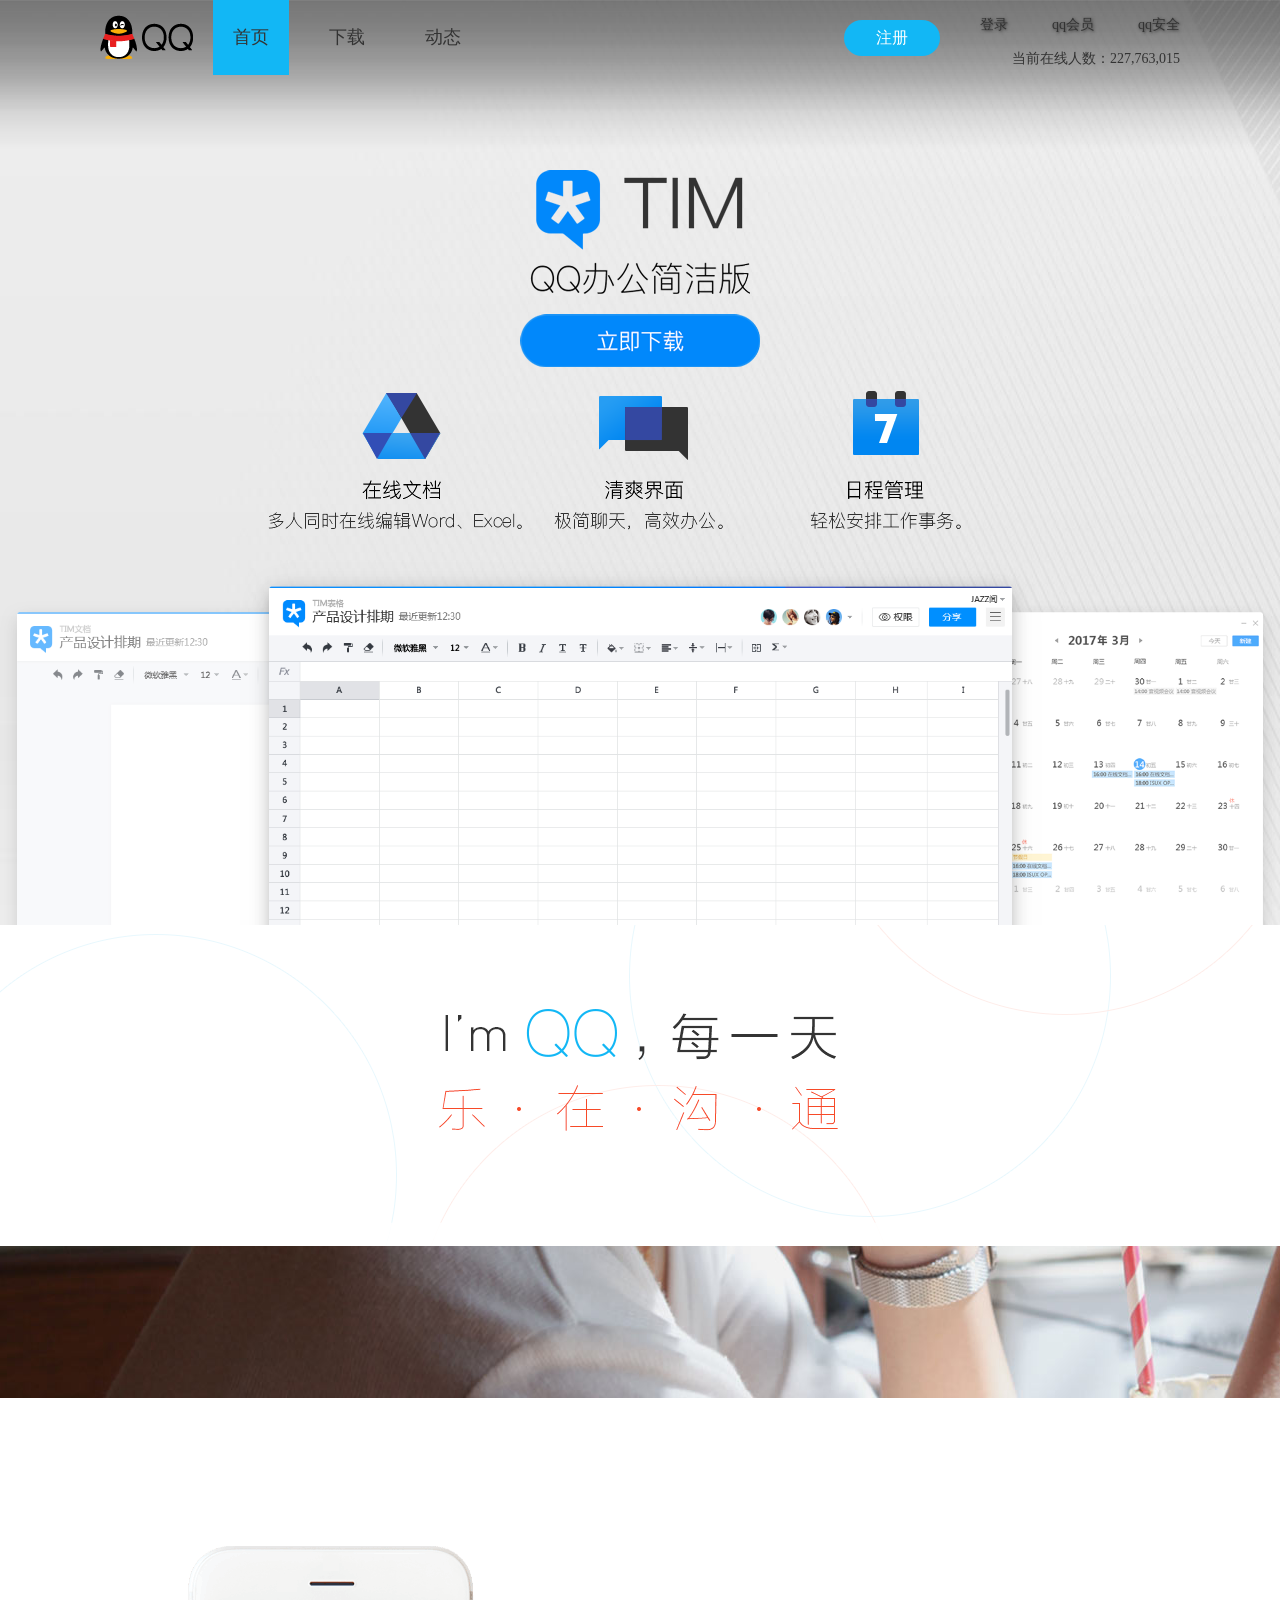
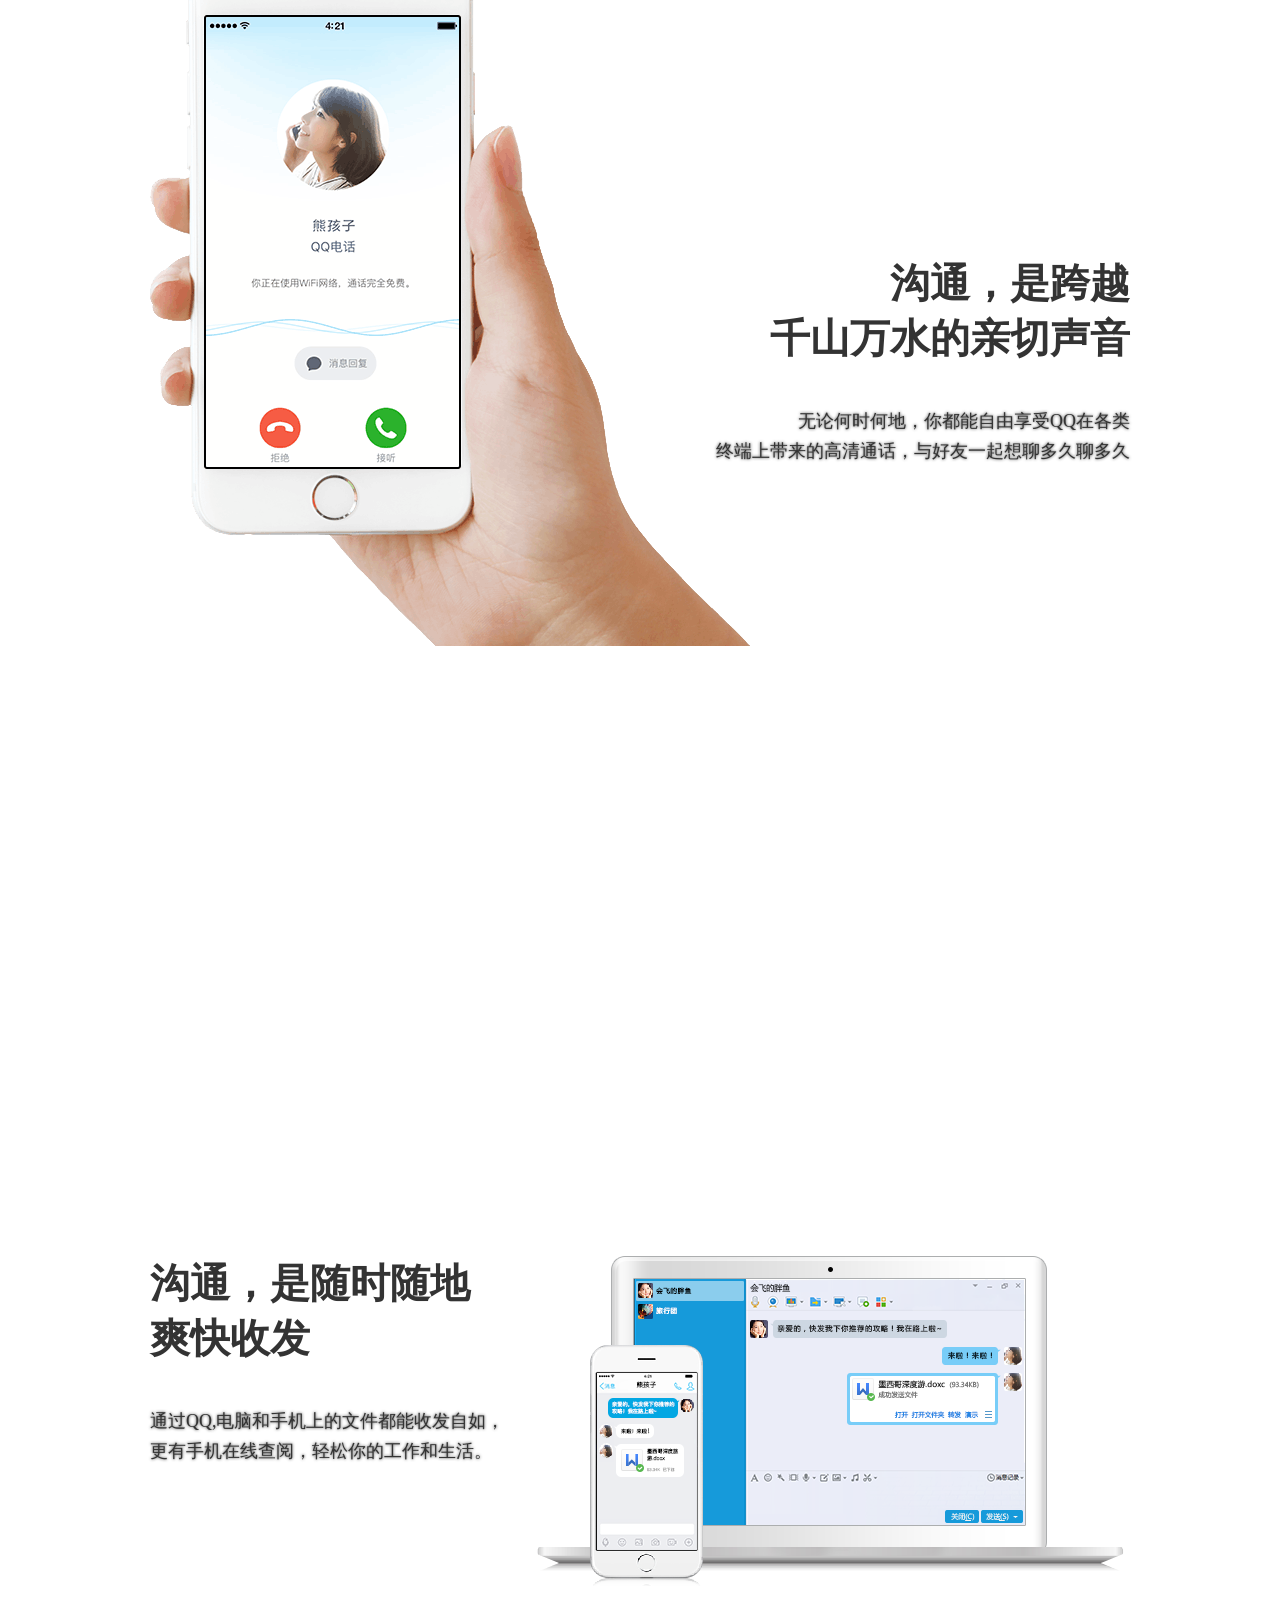
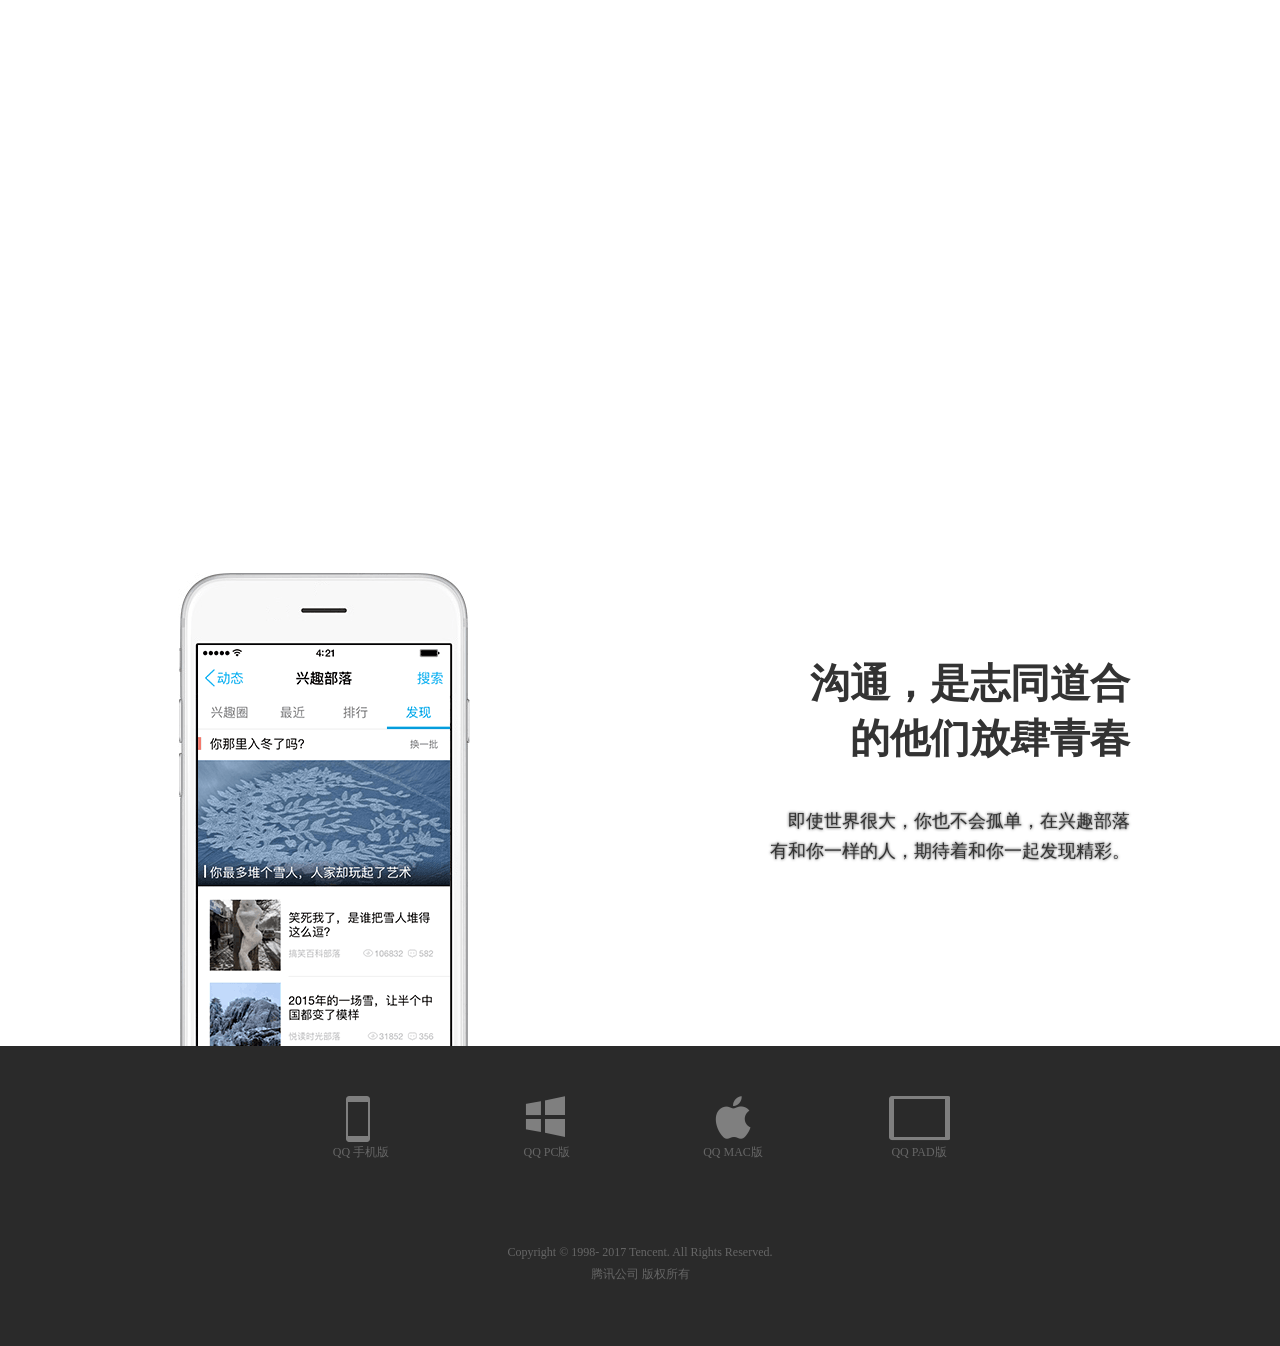
<file: QQTIM/index.html>
<!DOCTYPE html>
<html lang="en">
<head>
    <meta charset="UTF-8">
    <title>QQTIM</title>
    <link rel="stylesheet" type="text/css" href="css/index.css">
    <!--[if lt IE 9]>
     　　<script type="text/javascript" src="js/html5shiv.min.js"></script>
    <![endif]-->
</head>
<body>
    <header class="header">
        <div class="w1080">
            <a href="#" class="logo fl">
                <img src="images/nav_brand.png">
            </a>
            <nav class="nav fl">
                <a href="#" class="active">首页</a>
                <a href="#">下载</a>
                <a href="#">动态</a>
            </nav>
            <div class="other fr">
                <div class="links">
                    <a href="#">登录</a>
                    <a href="#">qq会员</a>
                    <a href="#">qq安全</a>
                </div>
                <div class="count">当前在线人数：227,763,015</div>
            </div>
            <a href="#" class="register fr">注册</a>
        </div>
    </header>
    <section class="banner">
        <img src="images/banner-logo.png">
        <img src="images/banner-download.png">
        <img src="images/banner-list.png">
        <img src="images/banner-product.png">
    </section>
    <section class="sound"></section>
    <section class="sound-bg" data-stellar-background-ratio="0.5"></section>
    <section class="communicate">
        <div class="phone"></div>
        <h2>沟通，是跨越<br/>千山万水的亲切声音</h2>
        <p>无论何时何地，你都能自由享受QQ在各类<br>终端上带来的高清通话，与好友一起想聊多久聊多久</p>
    </section>
    <section class="file" data-stellar-background-ratio="0.5"></section>
    <section class="computer">
        <h2>沟通，是随时随地<br/>爽快收发</h2>
        <p>通过QQ,电脑和手机上的文件都能收发自如，<br/>更有手机在线查阅，轻松你的工作和生活。</p>
        <div class="file-mac"></div>
    </section>
    <div class="interest" data-stellar-background-ratio="0.5"></div>
    <div class="lasted">
        <div class="phone"></div>
        <h2>沟通，是志同道合<br/>的他们放肆青春</h2>
        <p>即使世界很大，你也不会孤单，在兴趣部落<br/>有和你一样的人，期待着和你一起发现精彩。</p>
    </div>
    <footer class="footer">
        <div class="w1080">
            <div class="icons">
                <div class="items">
                    <a href="#" class="icon icon-1"></a>
                    <a href="#" class="word">QQ 手机版</a>
                </div>
                <div class="items">
                    <a href="#" class="icon icon-2"></a>
                    <a href="#" class="word">QQ PC版</a>
                </div>
                <div class="items">
                    <a href="#" class="icon icon-3"></a>
                    <a href="#" class="word">QQ MAC版</a>
                </div>
                <div class="items">
                    <a href="#" class="icon icon-4"></a>
                    <a href="#" class="word">QQ PAD版</a>
                </div>
            </div>
            <div class="cprt">
                Copyright © 1998- 2017 Tencent. All Rights Reserved.<br/>
                腾讯公司 版权所有
            </div>
        </div>
    </footer>
    <script type="text/javascript" src="js/jquery.min.js"></script>
    <script type="text/javascript" src="js/jquery.stellar.js"></script>
    <script type="text/javascript">
        $.stellar();
    </script>
</body>
</html>
</file>
<file: QQTIM/css/index.css>
body {
    margin: 0;
    color: #333;
}

h2, p {
    margin: 0;
}

a {
    color: #333;
    text-decoration: none;
}

img {
    border: none;
}

.w1080 {
    width: 1080px;
    margin: 0 auto;
}

.fl {
    float: left;
}

.fr {
    float: right;
}

.header {
    width: 100%;
    height: 150px;
    background: url(../images/nav_bg.png) repeat-x;
    position: absolute;
    left: 0;
    top: 0;
}

.header .w1080 {
    height: 150px;
}

.header .logo {
    width: 93px;
    height: 44px;
    margin-top: 15px;
}

.header .nav {
    overflow: hidden;
}

.header .nav a {
    float: left;
    height: 75px;
    padding: 0 20px;
    font-size: 18px;
    line-height: 75px;
    margin-left: 20px;
}

.header .nav .active,
.header .nav a:hover {
    background: #12b7f5;
}

.header .other .links{
    text-align: right;
}

.header .other .links a{
    font-size: 14px;
    display: inline-block;
    height: 50px;
    line-height: 50px;
    margin-left: 40px;
    text-shadow: 1px 1px 3px #333;
}

.header .other .count {
    text-align: right;
    font-size: 14px;
}

.header .register {
    width: 96px;
    height: 36px;
    background: #12b7f5;
    color: #FFF;
    text-align: center;
    line-height: 36px;
    border-radius: 20px;
    margin-top: 20px;
}

.banner {
    width: 100%;
    background: url(../images/banner-bg.jpg);
    overflow: hidden;
    padding-top: 150px;
}

.banner img {
    display: block;
    margin: 20px auto 0;
    max-width: 100%;
}

.sound {
    width: 100%;
    height: 321px;
    background: url(../images/sound-text.png) no-repeat center top;
}

.sound-bg {
    width: 100%;
    height: 500px;
    background: url(../images/sound-bg.jpg) no-repeat center center;
}

.communicate {
    width: 980px;
    height: 500px;
    position: relative;
    margin: 0 auto;
}

.communicate .phone {
    position: absolute;
    left: 0;
    top: -200px;
    width: 664px;
    height: 700px;
    background: url(../images/sound-phone.png) no-repeat;
}

.communicate h2 {
    font-size: 40px;
    position: absolute;
    right: 0;
    top: 110px;
    text-align: right;
}

.communicate p {
    position: absolute;
    right: 0;
    top: 260px;
    text-align: right;
    font-size: 18px;
    text-shadow:0 0 3px #333;
    line-height:30px;
}

.file {
    width: 100%;
    height: 500px;
    background: url(../images/file-bg.jpg) no-repeat center center;
}

.computer {
    width: 980px;
    height: 500px;
    margin:0 auto;
    position: relative;
}

.computer h2 {
    font-size: 40px;
    position: absolute;
    left: 0;
    top: 110px;
}

.computer p {
    position: absolute;
    left: 0;
    top: 260px;
    font-size: 18px;
    text-shadow:0 0 3px #333;
    line-height:30px;
}

.computer .file-mac {
    width: 597px;
    height: 330px;
    background: url(../images/file-mac.png) no-repeat;
    position: absolute;
    right: 0;
    top: 110px;
}

.interest {
    width: 100%;
    height: 500px;
    background:url(../images/interest-bg.jpg) no-repeat center center;
}

.lasted {
    width: 980px;
    height: 500px;
    margin: 0 auto;
    position: relative;
}

.lasted h2 {
    font-size: 40px;
    position: absolute;
    right: 0;
    top: 110px;
    text-align: right;
}

.lasted p {
    position: absolute;
    right: 0;
    top: 260px;
    text-align: right;
    font-size: 18px;
    text-shadow:0 0 3px #333;
    line-height:30px;
}

.lasted .phone {
    width: 344px;
    height: 500px;
    background: url(../images/interest-phone.png) no-repeat;
    position: absolute;
    left: 0;
    top: 0;
}

.footer {
    width: 100%;
    height: 300px;
    background: #2a2a2a;
}

.footer .w1080 {
    overflow: hidden;
}

.footer .icons {
    text-align: center;
    margin-top: 50px;
}

.footer .items {
    display: inline-block;
    margin: 0 60px;
}

.footer .icon {
    display: block;
    background: url(../images/footer.png) no-repeat center center;
    margin: 0 auto;
    height: 46px;
    width: 62px;
}

.footer .word {
    font-size: 12px;
    color: #666;
}

.footer .icon-1 {
    background-position: -9px -2px;
}

.footer .icon-2 {
    background-position: -117px -5px;
}

.footer .icon-3 {
    background-position: -224px -2px;
}

.footer .icon-4 {
    background-position: -332px -3px;
}

.footer .items:hover .word {
    color: #12b7f5;
}

.footer .items:hover .icon-1 {
    background-position: -9px -95px;
}

.footer .items:hover .icon-2 {
    background-position: -117px -98px;
}

.footer .items:hover .icon-3 {
    background-position: -224px -95px;
}

.footer .items:hover .icon-4 {
    background-position: -332px -96px;
}

.footer .cprt {
    text-align: center;
    font-size: 12px;
    color: #666;
    padding-top: 80px;
    line-height: 22px;
}
</file>
